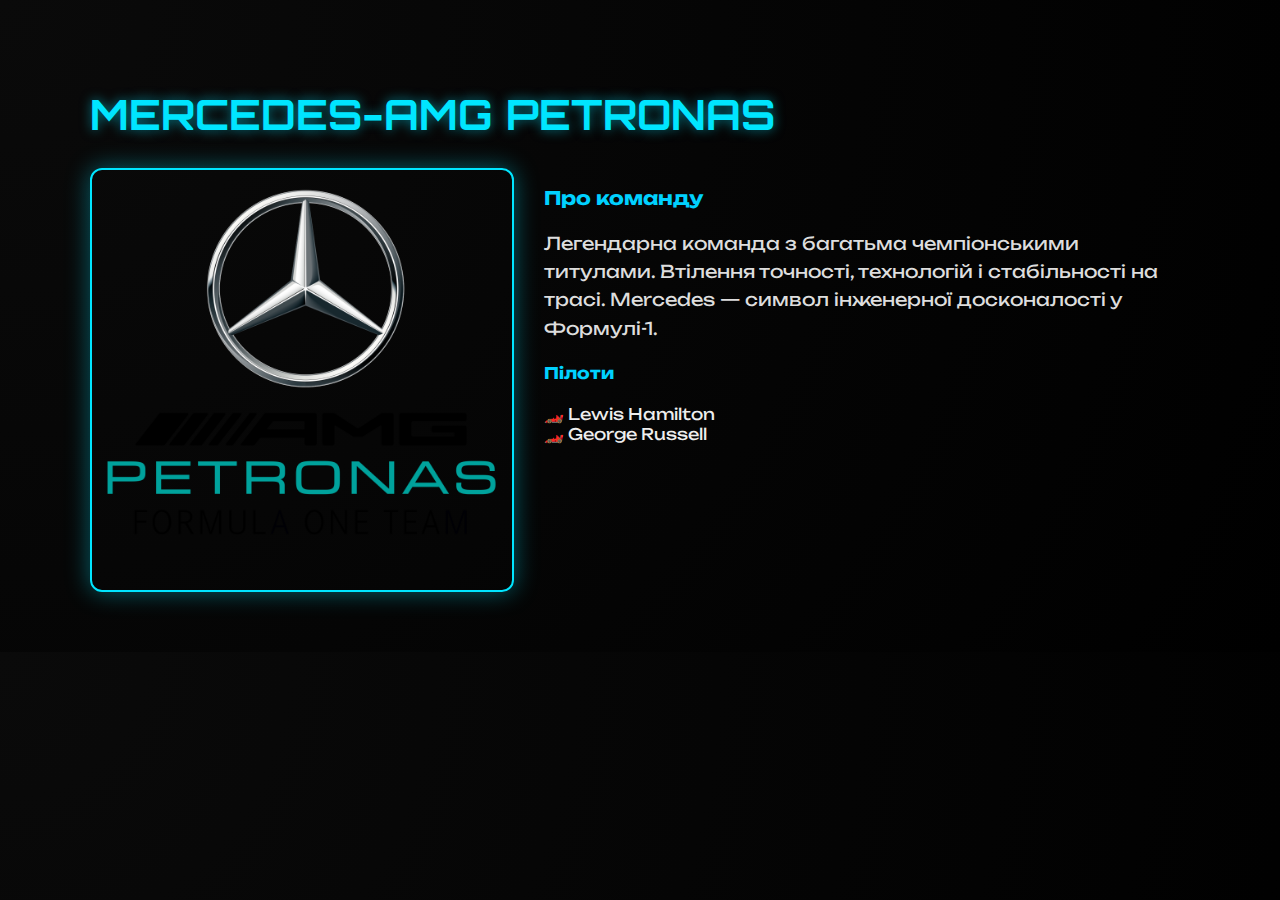
<file: amg_petronas.html>
<!doctype html>
<html lang="uk">
<head>
  <meta charset="utf-8"/>
  <meta name="viewport" content="width=device-width,initial-scale=1"/>
  <title>Mercedes-AMG Petronas</title>
  <link href="https://fonts.googleapis.com/css2?family=Orbitron:wght@500;700&family=Unbounded:wght@400;600&display=swap" rel="stylesheet">
  <style>
    body {
      margin: 0;
      font-family: 'Unbounded', sans-serif;
      background: radial-gradient(circle at top left, #0a0a0a, #000);
      color: #eee;
    }
    .container {
      max-width: 1100px;
      margin: 0 auto;
      padding: 60px 20px;
    }
    h1 {
      font-family: 'Orbitron', sans-serif;
      color: #00e5ff;
      text-transform: uppercase;
      font-size: 2.6rem;
      text-shadow: 0 0 12px #00e5ff88;
    }
    h3, h4 { color: #00d1ff; }
    p { line-height: 1.6; font-size: 1.1rem; color: #ddd; }
    ul { list-style: none; padding: 0; }
    li::before { content: "🏎️ "; color: #00e5ff; }
    img {
      border-radius: 12px;
      border: 2px solid #00e5ff;
      box-shadow: 0 0 25px rgba(0,229,255,0.4);
      transition: transform .4s ease;
      width: 420px;
    }
    img:hover { transform: scale(1.03); }
    .team {
      display: flex;
      gap: 30px;
      align-items: flex-start;
      flex-wrap: wrap;
      animation: fadeIn 1.2s ease;
    }
    @keyframes fadeIn {
      from { opacity: 0; transform: translateY(30px); }
      to { opacity: 1; transform: translateY(0); }
    }
  </style>
</head>
<body>
  <main class="container">
    <h1>Mercedes-AMG Petronas</h1>
    <div class="team">
      <img src="assets/mercedes_team.png" alt="Mercedes Team">
      <div style="max-width:640px;">
        <h3>Про команду</h3>
        <p>Легендарна команда з багатьма чемпіонськими титулами. Втілення точності, технологій і стабільності на трасі. Mercedes — символ інженерної досконалості у Формулі-1.</p>
        <h4>Пілоти</h4>
        <ul>
          <li>Lewis Hamilton</li>
          <li>George Russell</li>
        </ul>
      </div>
    </div>
  </main>
</body>
</html>
</file>
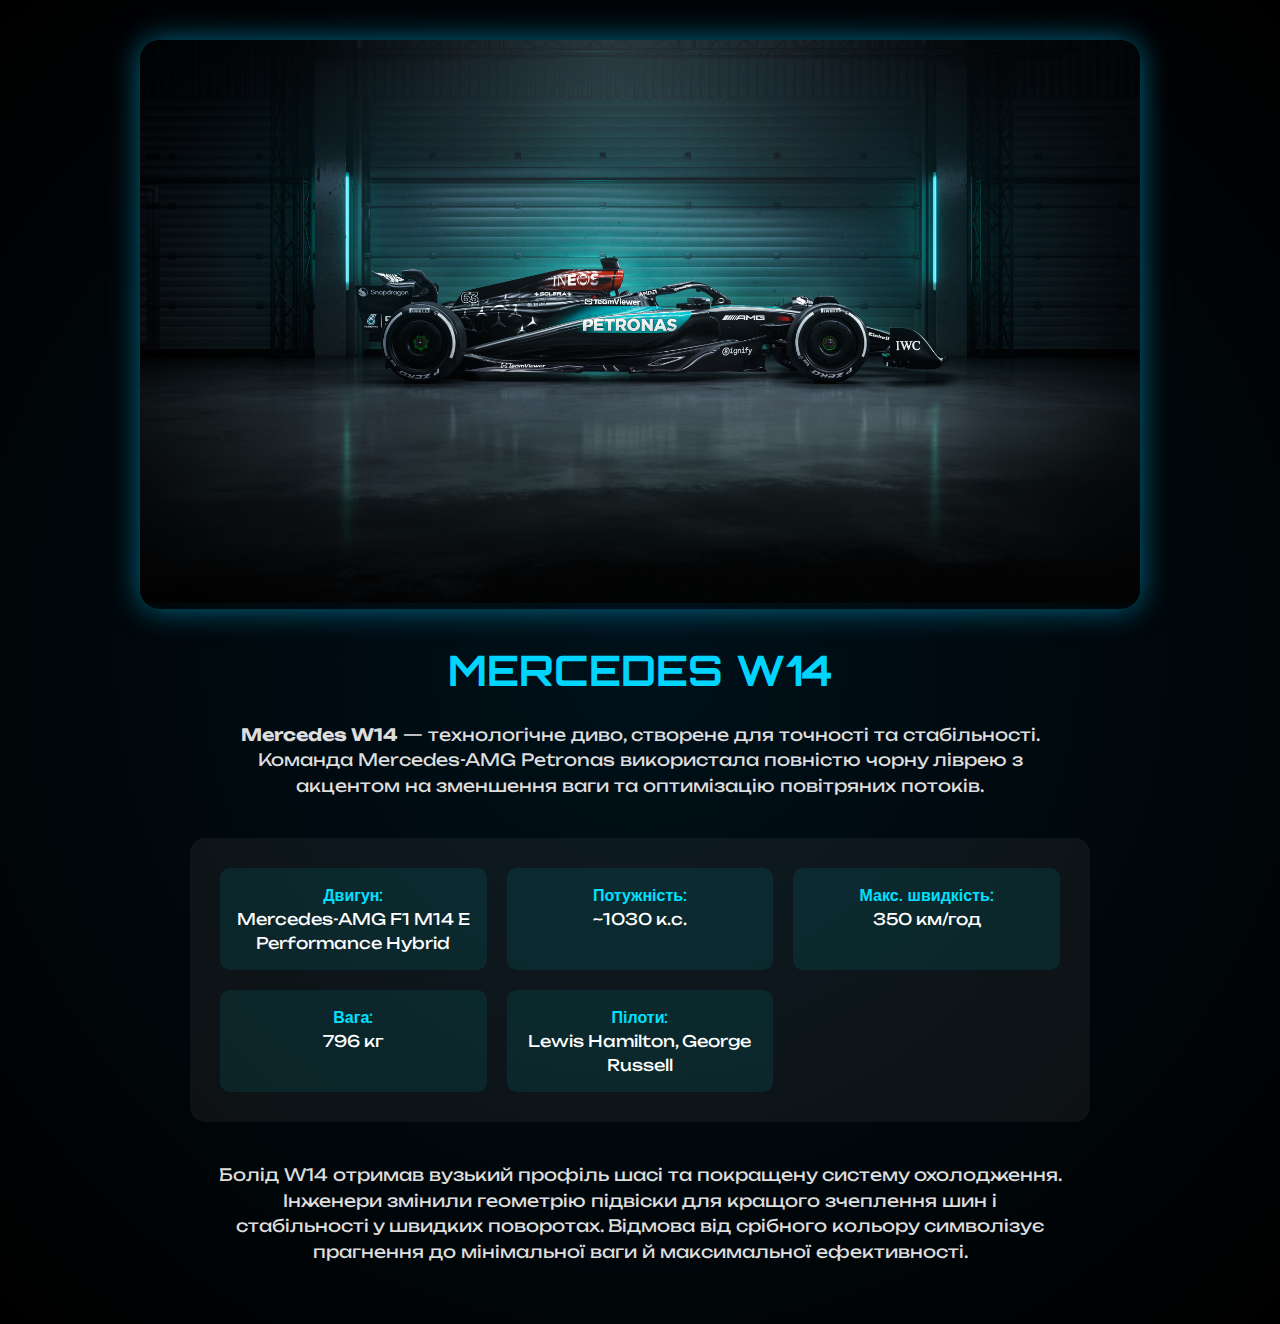
<file: mercedes.html>
<!doctype html>
<html lang="uk">
<head>
  <meta charset="utf-8">
  <title>Mercedes W14 — Срібна стріла</title>
  <link href="https://fonts.googleapis.com/css2?family=Orbitron:wght@500;700&family=Unbounded:wght@400;600&display=swap" rel="stylesheet">
  <link rel="stylesheet" href="styles.css">
  <style>
    body {
      background: radial-gradient(circle at center, #00111a, #000);
      color: #fff;
      text-align: center;
      padding: 40px;
      font-family: "Unbounded", sans-serif;
    }
    .car-hero {
      max-width: 1000px;
      margin: 0 auto;
      border-radius: 20px;
      overflow: hidden;
      box-shadow: 0 0 30px rgba(0,200,255,0.5);
      animation: fadeIn 1s ease-in-out;
    }
    .car-hero img {width: 100%;}
    h1 {
      font-family: "Orbitron", sans-serif;
      font-size: 42px;
      color: #00d4ff;
      margin: 30px 0 10px;
      text-transform: uppercase;
    }
    .specs {
      display: grid;
      grid-template-columns: repeat(auto-fit, minmax(220px, 1fr));
      gap: 20px;
      background: rgba(255,255,255,0.05);
      padding: 30px;
      border-radius: 15px;
      max-width: 900px;
      margin: 40px auto;
    }
    .specs div {
      background: rgba(0,255,255,0.08);
      border-radius: 10px;
      padding: 15px;
    }
    .specs strong {
      display: block;
      font-family: "Orbitron", sans-serif;
      color: #00e0ff;
    }
    p {
      max-width: 850px;
      margin: 20px auto;
      color: #ddd;
      font-size: 17px;
    }
    a.back {
      display: inline-block;
      margin-top: 40px;
      color: #00e0ff;
      text-decoration: none;
      border: 1px solid #00e0ff;
      padding: 12px 20px;
      border-radius: 8px;
      transition: 0.3s;
      font-family: "Orbitron", sans-serif;
    }
    a.back:hover {
      background: #00e0ff;
      color: #000;
      box-shadow: 0 0 15px #00e0ff;
    }
    @keyframes fadeIn {from{opacity:0;transform:translateY(20px);}to{opacity:1;transform:translateY(0);}}
  </style>
</head>
<body>
  <div class="car-hero">
    <img src="assets/mercedes2.jpg" alt="Mercedes W14">
  </div>
  <h1>Mercedes W14</h1>
  <p><strong>Mercedes W14</strong> — технологічне диво, створене для точності та стабільності. 
  Команда Mercedes-AMG Petronas використала повністю чорну ліврею з акцентом на зменшення ваги та оптимізацію повітряних потоків.</p>

  <div class="specs">
    <div><strong>Двигун:</strong> Mercedes-AMG F1 M14 E Performance Hybrid</div>
    <div><strong>Потужність:</strong> ~1030 к.с.</div>
    <div><strong>Макс. швидкість:</strong> 350 км/год</div>
    <div><strong>Вага:</strong> 796 кг</div>
    <div><strong>Пілоти:</strong> Lewis Hamilton, George Russell</div>
  </div>

  <p>Болід W14 отримав вузький профіль шасі та покращену систему охолодження. 
  Інженери змінили геометрію підвіски для кращого зчеплення шин і стабільності у швидких поворотах. 
  Відмова від срібного кольору символізує прагнення до мінімальної ваги й максимальної ефективності.</p>

</body>
</html>
</file>
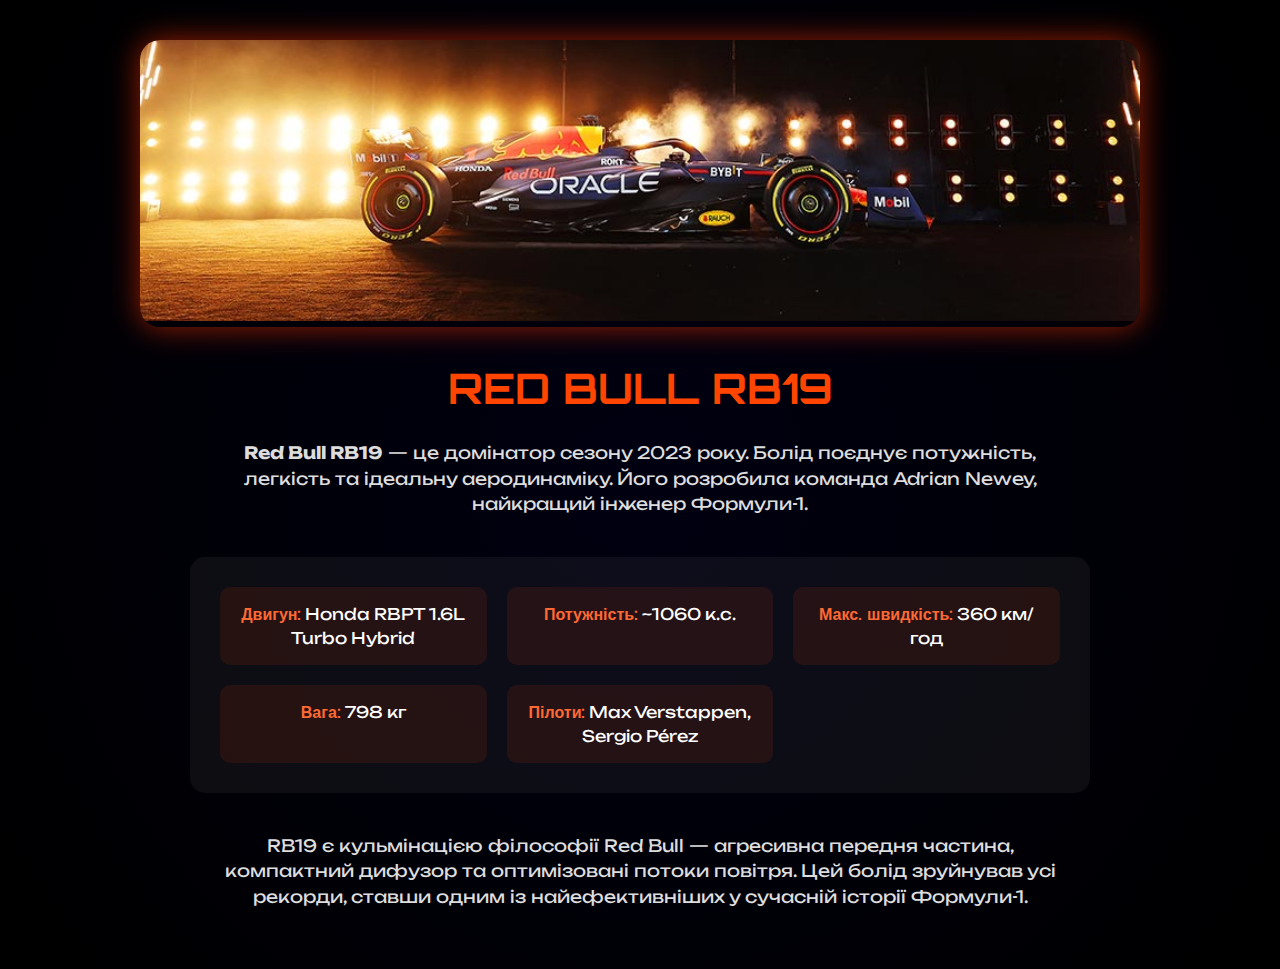
<file: redbull.html>
<!doctype html>
<html lang="uk">
<head>
  <meta charset="utf-8">
  <title>Red Bull RB19 — Чемпіонська потужність</title>
  <link href="https://fonts.googleapis.com/css2?family=Orbitron:wght@500;700&family=Unbounded:wght@400;600&display=swap" rel="stylesheet">
  <link rel="stylesheet" href="styles.css">
  <style>
    body {
      background: radial-gradient(circle at center, #001, #000);
      color: #fff;
      text-align: center;
      padding: 40px;
      font-family: "Unbounded", sans-serif;
    }
    .car-hero {
      max-width: 1000px;
      margin: 0 auto;
      border-radius: 20px;
      overflow: hidden;
      box-shadow: 0 0 30px rgba(255,50,0,0.6);
      animation: fadeIn 1s ease-in-out;
    }
    .car-hero img {width: 100%;}
    h1 {
      font-family: "Orbitron", sans-serif;
      font-size: 42px;
      color: #ff4500;
      text-transform: uppercase;
      margin: 30px 0 10px;
    }
    .specs {
      display: grid;
      grid-template-columns: repeat(auto-fit, minmax(220px, 1fr));
      gap: 20px;
      max-width: 900px;
      margin: 40px auto;
      background: rgba(255,255,255,0.05);
      padding: 30px;
      border-radius: 15px;
    }
    .specs div {
      background: rgba(255,70,0,0.1);
      border-radius: 10px;
      padding: 15px;
    }
    .specs strong {
      font-family: "Orbitron", sans-serif;
      color: #ff6933;
    }
    p {
      max-width: 850px;
      margin: 20px auto;
      color: #ddd;
      font-size: 17px;
    }
    a.back {
      display: inline-block;
      margin-top: 40px;
      color: #ff6933;
      border: 1px solid #ff6933;
      padding: 12px 20px;
      border-radius: 8px;
      text-decoration: none;
      font-family: "Orbitron", sans-serif;
      transition: all 0.3s ease;
    }
    a.back:hover {
      background: #ff4500;
      color: #fff;
      box-shadow: 0 0 15px #ff4500;
    }
    @keyframes fadeIn {from{opacity:0;transform:translateY(20px);}to{opacity:1;transform:translateY(0);}}
  </style>
</head>
<body>
  <div class="car-hero">
    <img src="assets/redbull2.jpg" alt="Red Bull RB19">
  </div>
  <h1>Red Bull RB19</h1>
  <p><strong>Red Bull RB19</strong> — це домінатор сезону 2023 року. Болід поєднує потужність, легкість та ідеальну аеродинаміку. 
  Його розробила команда Adrian Newey, найкращий інженер Формули-1.</p>

  <div class="specs">
    <div><strong>Двигун:</strong> Honda RBPT 1.6L Turbo Hybrid</div>
    <div><strong>Потужність:</strong> ~1060 к.с.</div>
    <div><strong>Макс. швидкість:</strong> 360 км/год</div>
    <div><strong>Вага:</strong> 798 кг</div>
    <div><strong>Пілоти:</strong> Max Verstappen, Sergio Pérez</div>
  </div>

  <p>RB19 є кульмінацією філософії Red Bull — агресивна передня частина, компактний дифузор та оптимізовані потоки повітря.
  Цей болід зруйнував усі рекорди, ставши одним із найефективніших у сучасній історії Формули-1.</p>

</body>
</html>
</file>
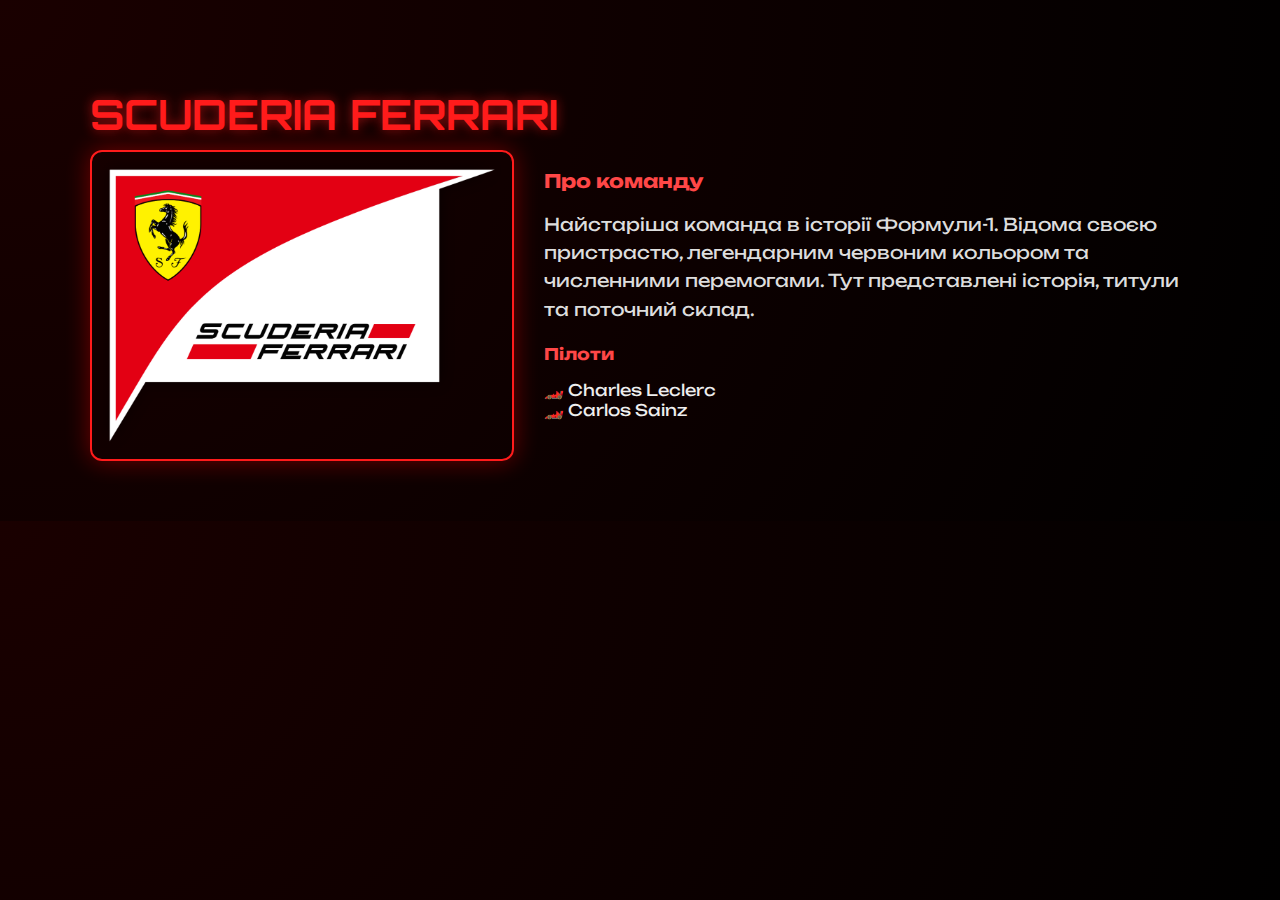
<file: scuderia_ferrari.html>
<!doctype html>
<html lang="uk">
<head>
  <meta charset="utf-8"/>
  <meta name="viewport" content="width=device-width,initial-scale=1"/>
  <title>Scuderia Ferrari</title>
  <link href="https://fonts.googleapis.com/css2?family=Orbitron:wght@500;700&family=Unbounded:wght@400;600&display=swap" rel="stylesheet">
  <style>
    body {
      margin: 0;
      font-family: 'Unbounded', sans-serif;
      background: radial-gradient(circle at top left, #1a0000, #000);
      color: #eee;
      overflow-x: hidden;
    }
    .container {
      max-width: 1100px;
      margin: 0 auto;
      padding: 60px 20px;
    }
    h1 {
      font-family: 'Orbitron', sans-serif;
      color: #ff1b1b;
      text-transform: uppercase;
      font-size: 2.6rem;
      margin-bottom: 10px;
      text-shadow: 0 0 12px #ff1b1b99;
    }
    h3, h4 {
      color: #ff4747;
      margin-bottom: 8px;
    }
    p {
      line-height: 1.6;
      font-size: 1.1rem;
      color: #ddd;
    }
    ul {
      list-style: none;
      padding: 0;
    }
    li::before {
      content: "🏎️ ";
      color: #ff4747;
    }
    img {
      border-radius: 12px;
      border: 2px solid #ff1b1b;
      box-shadow: 0 0 25px rgba(255,0,0,0.4);
      transition: transform .4s ease;
      width: 420px;
    }
    img:hover { transform: scale(1.03); }
    .team {
      display: flex;
      gap: 30px;
      align-items: flex-start;
      flex-wrap: wrap;
      animation: fadeIn 1.2s ease;
    }
    @keyframes fadeIn {
      from { opacity: 0; transform: translateY(30px); }
      to { opacity: 1; transform: translateY(0); }
    }
  </style>
</head>
<body>
  <main class="container">
    <h1>Scuderia Ferrari</h1>
    <div class="team">
      <img src="assets/ferrari_team.png" alt="Ferrari Team">
      <div style="max-width:640px;">
        <h3>Про команду</h3>
        <p>Найстаріша команда в історії Формули-1. Відома своєю пристрастю, легендарним червоним кольором та численними перемогами. Тут представлені історія, титули та поточний склад.</p>
        <h4>Пілоти</h4>
        <ul>
          <li>Charles Leclerc</li>
          <li>Carlos Sainz</li>
        </ul>
      </div>
    </div>
  </main>
</body>
</html>
</file>
<file: styles.css>
* {
  box-sizing: border-box;
  margin: 0;
  padding: 0;
}

body {

  background: url("assets/bg.gif") no-repeat center center fixed;
  background-size: cover;
  color: #f5f5f5;
  line-height: 1.5;
  scroll-behavior: smooth;
}

/* Layout */

.container {
  max-width: 1100px;
  margin: 0 auto;
  padding: 0 50px;
}

/* Header */

.site-header {
  padding: 18px 0;
  position: sticky;
  top: 0;
  z-index: 100;
  backdrop-filter: blur(10px);
  background: linear-gradient(to bottom, rgba(0,0,0,0.85), rgba(0,0,0,0.6));
}

.site-header .container {
  display: flex;
  justify-content: space-between;
  align-items: center;
}

.logo-img {
  width: 120px;
  transition: transform 0.3s ease;
}

/* Navigation */

.nav-menu {
  display: flex;
  gap: 80px;
}

.nav-menu a {
  color: #ffffff;
  text-decoration: none;
  font-weight: 600;
  transition: all 0.3s ease;
  position: relative;
}

.nav-menu a::after {
  content: "";
  position: absolute;
  left: 0;
  bottom: -4px;
  width: 0;
  height: 2px;
  background: #00a2ff;
  transition: width 0.3s ease;
}

.nav-menu a:hover::after {
  width: 100%;
}

.nav-menu a:hover {
  transform: translateY(-1px);
}

.nav-menu a.active {
  color: #00a2ff;
}

/* Hero */

.hero {
  min-height: 80vh;
  display: flex;
  align-items: center;
  justify-content: center;
  text-align: center;
}

.hero h1 {
  font-family: "Orbitron", sans-serif;
  font-size: 48px;
  color: #fff;
  text-transform: uppercase;
  margin-bottom: 20px;
  letter-spacing: 2px;
}

.lead {
  font-size: 20px;
  color: #ddd;
  margin-bottom: 30px;
}

/* Button */

.btn {
  display: inline-block;
  padding: 12px 20px;
  border-radius: 8px;
  border: 1px solid rgba(255, 255, 255, 0.6);
  background: transparent;
  color: #fff;
  text-decoration: none;
  font-weight: 600;
  transition: all 0.3s ease;
  cursor: pointer;
}

.btn:hover {
  background: rgba(0, 8, 255, 0.8);
  border-color: rgba(0, 8, 255, 0.8);
  transform: translateY(-2px);
  box-shadow: 0 0 12px rgba(0, 8, 255, 0.8);
}

/* Sections */

.page-section {
  min-height: 100vh;
  padding: 60px 0;
  background: #0b0b0b;
  border-top: 1px solid rgba(255,255,255,0.1);
}

.page-section h2 {
  font-family: "Orbitron", sans-serif;
  text-align: center;
  font-size: 28px;
  margin-bottom: 20px;
  letter-spacing: 1px;
}

/* Footer */

.site-footer {
  padding: 30px 0;
  color: #aaa;
  border-top: 1px solid rgba(255, 255, 255, 0.1);
  text-align: center;
  font-size: 14px;
}

/* Cars */

.cars-grid {
  display: flex;
  gap: 30px;
  flex-wrap: wrap;
  margin-top: 30px;
  justify-content: center;
}

.car-card {
  background: #141414;
  border-radius: 12px;
  padding: 20px;
  flex: 1 1 300px;
  max-width: 320px;
  text-align: center;
  transition: transform 0.3s ease, box-shadow 0.3s ease;
  cursor: pointer;
}

.car-card img {
  width: 100%;
  border-radius: 10px;
  margin-bottom: 15px;
  transition: transform 0.5s ease; /* плавное увеличение */
  transform-origin: center; /* центрированное увеличение */
}

.car-card:hover {
  transform: translateY(-6px);
}

.car-card h3 {
  font-family: "Orbitron", sans-serif;
  font-size: 22px;
  filter: drop-shadow(0 0 5px rgba(255,255,255,0.3));
  margin-bottom: 10px;
  color: #fff;
}

.car-card p {
  font-size: 16px;
  color: #ccc;
}

/* Teams */

.teams-grid {
  display: flex;
  flex-wrap: wrap;
  gap: 25px;
  justify-content: center;
  margin-top: 40px;
}

.team-card {
  background: #111;
  color: #fff;
  border-radius: 15px;
  padding: 20px;
  text-align: center;
  flex: 1 1 280px;
  max-width: 320px;
  cursor: pointer;
  transition: transform 0.3s ease, box-shadow 0.3s ease;
}

.team-card:hover {
  transform: translateY(-10px) scale(1.05);
  box-shadow: 0 12px 30px rgba(0,0,0,0.7);
}

.team-photo {
  width: 150px;
  height: 150px;
  margin: 0 auto 15px;
  border-radius: 50%;
  overflow: hidden;
  border: 2px solid rgba(255,255,255,0.2);
}

.team-photo img {
  width: 100%;
  height: 100%;
  object-fit: cover;
  border-radius: 50%;
  transition: transform 0.4s ease;
}

.team-photo img:hover {
  transform: scale(1.1);
}

.team-desc {
  margin-top: 12px;
  font-size: 15px;
  color: #bbb;
  line-height: 1.6;
}

/* Tech */

.tech-grid {
  display: flex;
  justify-content: space-between;
  gap: 80px;
  margin-top: 40px;
}

.tech-column {
  display: flex;
  flex-direction: column;
  gap: 30px;
  flex: 0 0 45%;
}

.tech-card {
  background: #141414;
  border-radius: 12px;
  padding: 25px;
  width: 100%;
  text-align: center;
  transition: transform 0.3s ease, box-shadow 0.3s ease;
}

.tech-card:hover {
  transform: translateY(-8px) scale(1.01);
  box-shadow: 0 10px 25px rgba(0,0,0,0.6);
}

.tech-card img {
  width: 100%;
  height: 160px;
  object-fit: cover;
  border-radius: 10px;
  margin-bottom: 15px;
}

.tech-card h3 {
  font-family: "Unbounded", sans-serif;
  font-size: 20px;
  margin-bottom: 10px;
  color: #fff;
  filter: drop-shadow(0 0 5px rgba(255,255,255,0.3));
}

.tech-card p {
  font-size: 15px;
  color: #ccc;
  line-height: 1.5;
}

/* Contact */

.contact-grid {
  display: flex;
  flex-direction: column;
  align-items: center;
  gap: 40px;
  margin-top: 30px;
}

.contact-text {
  display: flex;
  font-family: "Unbounded", sans-serif;
  justify-content: center;
  margin-top: 30px;
}

.contact-info {
  text-align: center;
  font-size: 16px;
  font-family: "Unbounded", sans-serif;
  color: #ccc;
  line-height: 1.8;
}

.contact-form {
  display: flex;
  flex-direction: column;
  gap: 15px;
  width: 100%;
  font-family: "Unbounded", sans-serif;
  max-width: 400px;
}

.contact-form input,
.contact-form textarea {
  padding: 12px;
  border-radius: 8px;
  border: none;
  outline: none;
  font-family: "Unbounded", sans-serif;
  background: #1a1a1a;
  color: #fff;
  font-size: 15px;
}

.contact-form textarea {
  resize: none;
  height: 100px;
}

.contact-form button {
  align-self: center;
  cursor: pointer;
  font-size: 16px;
  letter-spacing: 1px;
}

/* Contact icons */

.contact-icons {
  display: flex;
  justify-content: center;
  gap: 20px;
  flex-wrap: wrap;
}

.contact-icons img {
  width: 50px;
  height: 50px;
  border-radius: 10px;
  background: #111;
  padding: 8px;
  transition: transform 0.3s ease, box-shadow 0.3s ease, filter 0.3s ease;
}

.contact-icons img:hover {
  transform: scale(1.05);
  filter: brightness(1.1);
}

/* Scroll reveal */

.reveal {
  opacity: 0;
  transform: translateY(30px);
  transition: opacity 0.6s ease, transform 0.6s ease;
}

.reveal.visible {
  opacity: 1;
  transform: translateY(0);
}

/* Button "to top" */

#toTop {
  position: fixed;
  right: 20px;
  bottom: 30px;
  padding: 10px 12px;
  background: rgba(0,0,0,0.85);
  color: #fff;
  border-radius: 8px;
  border: 1px solid rgba(255,255,255,0.4);
  cursor: pointer;
  opacity: 0;
  pointer-events: none;
  transition: opacity 0.3s ease;
  font-size: 16px;
}

#toTop.show {
  opacity: 1;
  pointer-events: auto;
}

/* Responsive */

@media (max-width: 900px) {
  .container {
    padding: 0 20px;
  }

  .nav-menu {
    gap: 25px;
  }

  .tech-grid {
    flex-direction: column;
    gap: 40px;
  }

  .tech-column {
    flex: 1 1 auto;
  }
}

@media (max-width: 600px) {
  .hero h1 {
    font-size: 32px;
  }

  .nav-menu {
    gap: 15px;
    font-size: 14px;
  }

  .logo-img {
    width: 90px;
  }

  .page-section {
    padding: 40px 0;
  }
}
</file>
